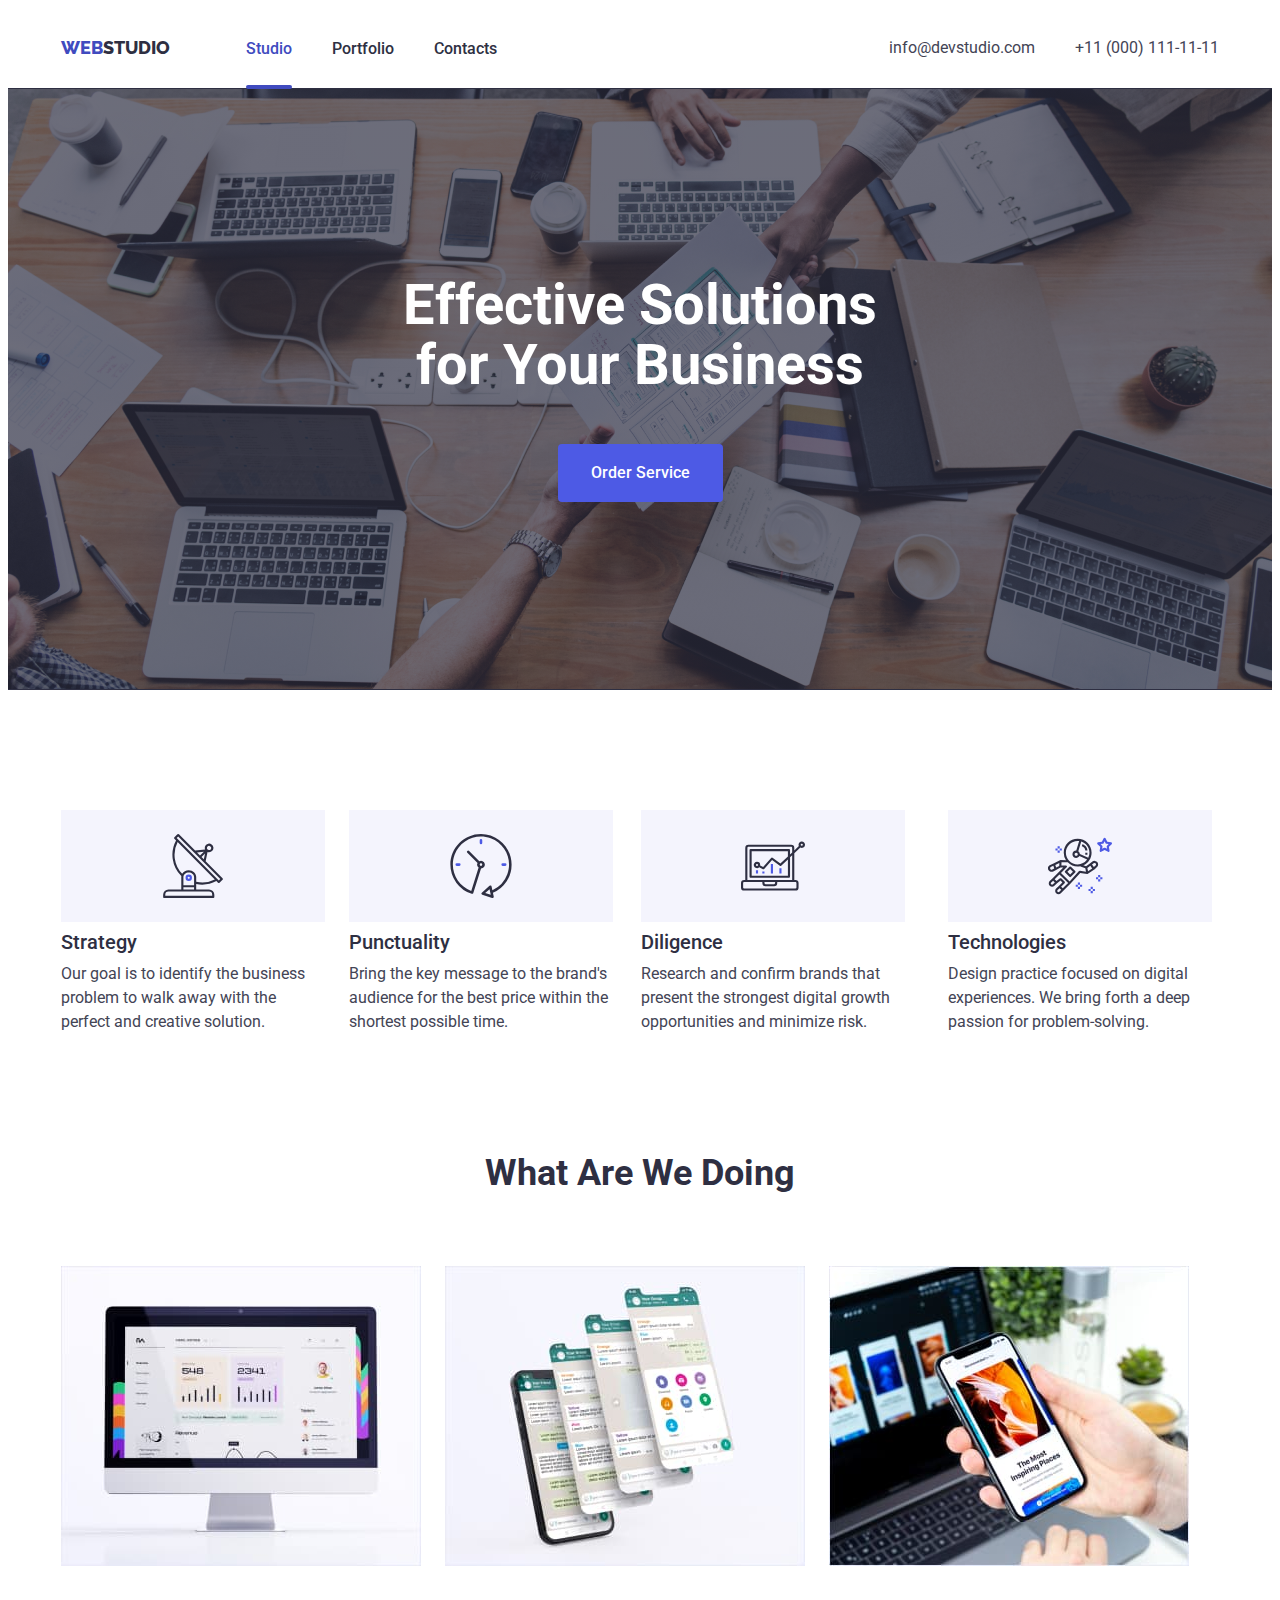
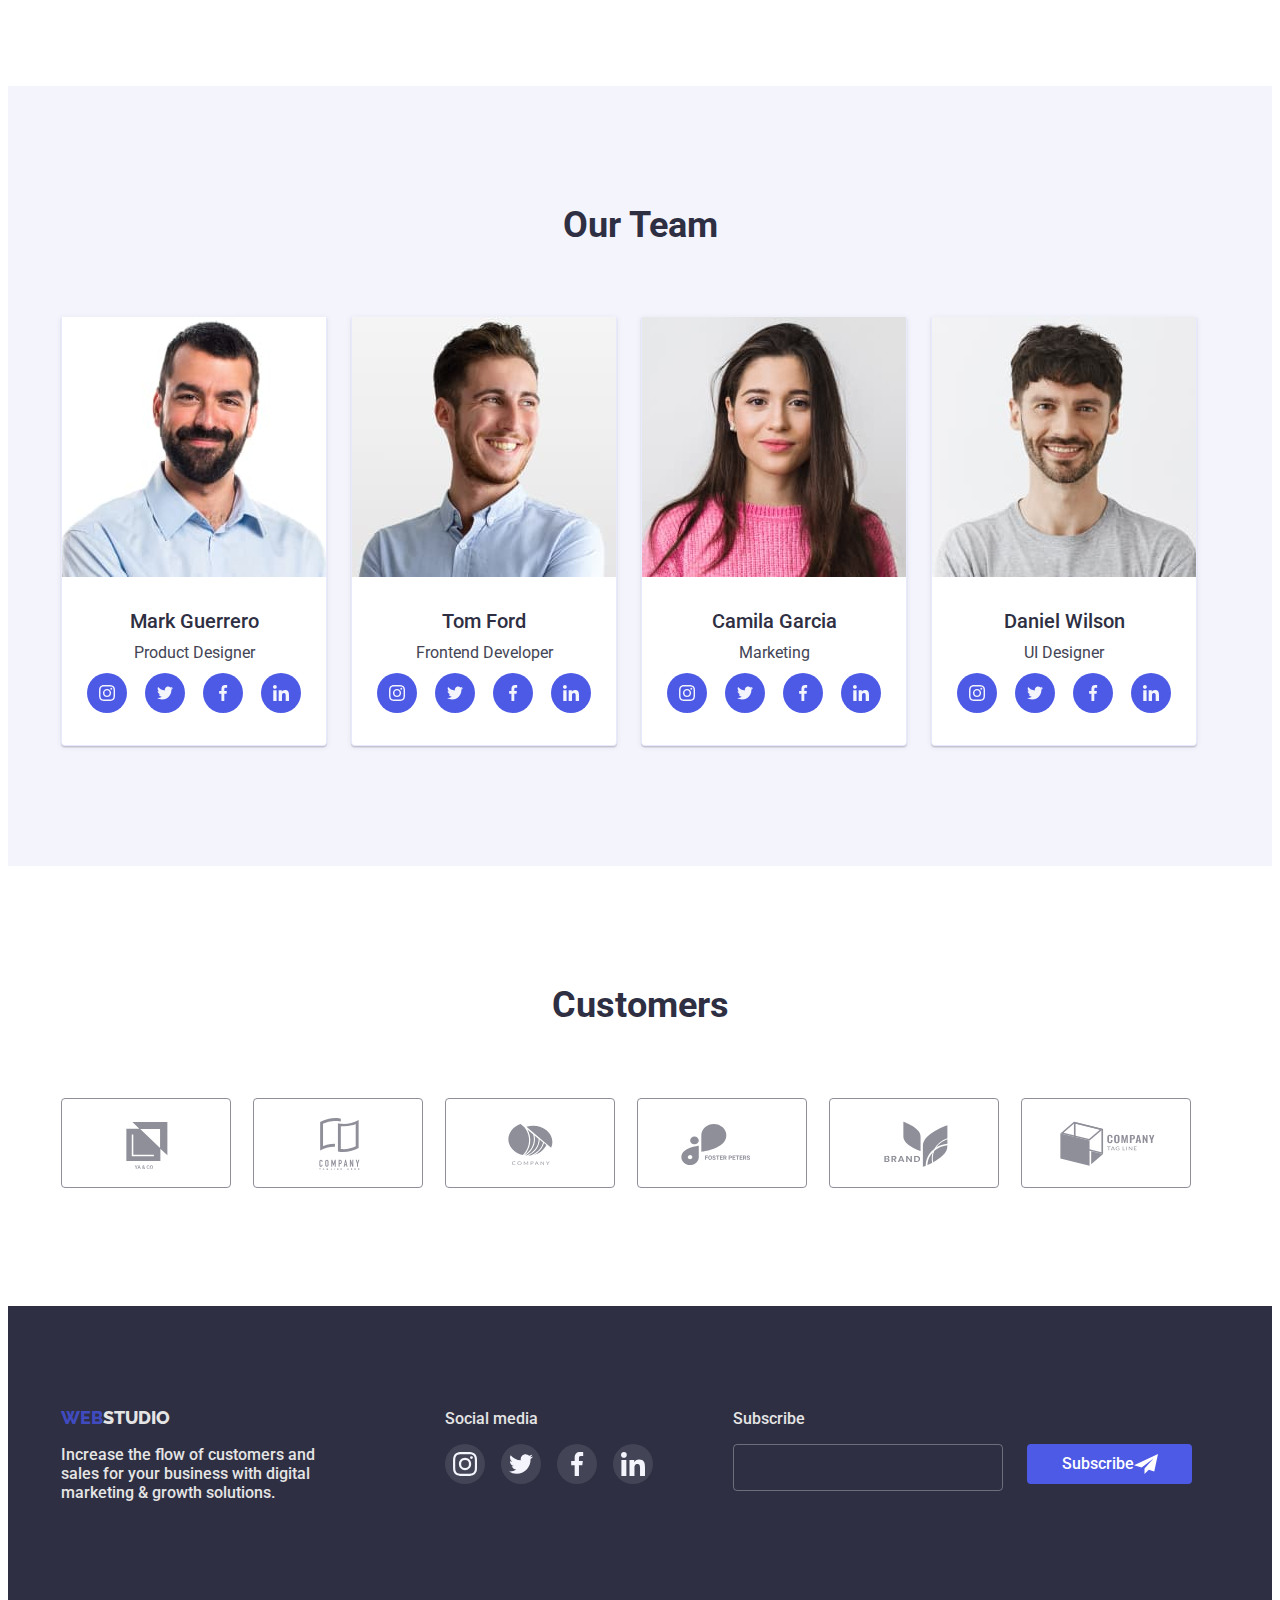
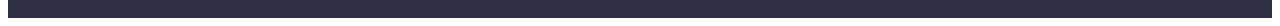
<file: index.html>
<!DOCTYPE html>
<html lang="en">
  <head>
    <meta charset="UTF-8" />
    <meta http-equiv="X-UA-Compatible" content="IE=edge" />
    <meta name="viewport" content="width=device-width, initial-scale=1.0" />
    <title>Document</title>
    <link
      href="https://fonts.googleapis.com/css2?family=Raleway:wght@800&family=Roboto:wght@400;500;700;900&display=swap"
      rel="stylesheet"
    />
    <link
      rel="stylesheet"
      href="https://cdnjs.cloudflare.com/ajax/libs/modern-normalize/1.1.0/modern-normalize.min.css"
      integrity="sha512-wpPYUAdjBVSE4KJnH1VR1HeZfpl1ub8YT/NKx4PuQ5NmX2tKuGu6U/JRp5y+Y8XG2tV+wKQpNHVUX03MfMFn9Q=="
      crossorigin="anonymous"
      referrerpolicy="no-referrer"
    />
    <link rel="stylesheet" href="./css/styles.css" />
  </head>
  <body class="body">
    <header>
      <div class="container header">
        <nav class="nav-header">
          <a href="./index.html" class="title">
            <span class="titleblue">WEB</span>STUDIO</a
          >

          <ul class="site-nav">
            <li class="item-nav">
              <a class="navigation current" href="./index.html"> Studio </a>
            </li>
            <li class="item-nav">
              <a class="navigation" href="./portfolio.html"> Portfolio </a>
            </li>
            <li class="item-nav">
              <a href="" class="navigation"> Contacts </a>
            </li>
          </ul>
        </nav>
        <address class="address">
          <ul class="site-address">
            <li class="item-adress">
              <a class="address-nav" href="mailto:info@devstudio.com">
                info@devstudio.com
              </a>
            </li>
            <li class="item-address">
              <a class="address-nav" href="tel:+110001111111">
                +11 (000) 111-11-11
              </a>
            </li>
          </ul>
        </address>
      </div>
    </header>

    <main>
      <section class="hero-section">
        <div class="container">
          <h1 class="hero-text">Effective Solutions for Your Business</h1>
          <button type="button" class="hero-button" data-modal-open>
            Order Service
          </button>
        </div>
      </section>

      <section class="section-two">
        <div class="container">
          <h2 class="list-name"></h2>
          <ul class="list-two">
            <li class="list-text">
              <div class="picture-two">
                <svg class="picture">
                  <use href="./images/icons.svg#icon-antenna"></use>
                </svg>
              </div>

              <h3 class="list-item">Strategy</h3>
              <p class="list-skills">
                Our goal is to identify the business problem to walk away with
                the perfect and creative solution.
              </p>
            </li>
            <li class="list-text">
              <div class="picture-two">
                <svg class="picture">
                  <use href="./images/icons.svg#icon-clock"></use>
                </svg>
              </div>

              <h3 class="list-item">Punctuality</h3>
              <p class="list-skills">
                Bring the key message to the brand's audience for the best price
                within the shortest possible time.
              </p>
            </li>
            <li class="list-text">
              <div class="picture-two">
                <svg class="picture">
                  <use href="./images/icons.svg#icon-diagram"></use>
                </svg>
              </div>

              <h3 class="list-item">Diligence</h3>
              <p class="list-skills">
                Research and confirm brands that present the strongest digital
                growth opportunities and minimize risk.
              </p>
            </li>
            <li class="list-text">
              <div class="picture-two">
                <svg class="picture">
                  <use href="./images/icons.svg#icon-astronaut"></use>
                </svg>
              </div>

              <h3 class="list-item">Technologies</h3>
              <p class="list-skills">
                Design practice focused on digital experiences. We bring forth a
                deep passion for problem-solving.
              </p>
            </li>
          </ul>
        </div>
      </section>

      <section class="section-three">
        <div class="container">
          <h2 class="title-three">What Are We Doing</h2>
          <ul class="list-three">
            <li class="list-img">
              <img src="./images/PC.jpg" alt="pc" width="360" />
            </li>
            <li class="list-img">
              <img src="./images/program.jpg" alt="program" width="360" />
            </li>
            <li class="list-img">
              <img src="./images/phone.jpg" alt="phone" width="360" />
            </li>
          </ul>
        </div>
      </section>

      <section class="section-four">
        <div class="container">
          <h2 class="title-four">Our Team</h2>
          <ul class="list-four">
            <li class="list-text-img">
              <img src="./images/Mark.jpg" alt="Mark" width="264" />
              <div class="text-card">
                <h3 class="list-item">Mark Guerrero</h3>
                <p class="list-skills text-four">Product Designer</p>
                <ul class="social-list">
                  <li class="social-item">
                    <a class="social-link">
                      <svg class="social-icon">
                        <use href="./images/icons.svg#icon-instagram"></use>
                      </svg>
                    </a>
                  </li>
                  <li class="social-item">
                    <a class="social-link">
                      <svg class="social-icon">
                        <use href="./images/icons.svg#icon-twitter"></use>
                      </svg>
                    </a>
                  </li>
                  <li class="social-item">
                    <a class="social-link">
                      <svg class="social-icon">
                        <use href="./images/icons.svg#icon-facebook"></use>
                      </svg>
                    </a>
                  </li>
                  <li class="social-item">
                    <a class="social-link">
                      <svg class="social-icon">
                        <use href="./images/icons.svg#icon-linkedin"></use>
                      </svg>
                    </a>
                  </li>
                </ul>
              </div>
            </li>
            <li class="list-text-img">
              <img src="./images/Tom.jpg" alt="Tom" width="264" />
              <div class="text-card">
                <h3 class="list-item">Tom Ford</h3>
                <p class="list-skills text-four">Frontend Developer</p>
                <ul class="social-list">
                  <li class="social-item">
                    <a class="social-link">
                      <svg class="social-icon">
                        <use href="./images/icons.svg#icon-instagram"></use>
                      </svg>
                    </a>
                  </li>
                  <li class="social-item">
                    <a class="social-link">
                      <svg class="social-icon">
                        <use href="./images/icons.svg#icon-twitter"></use>
                      </svg>
                    </a>
                  </li>
                  <li class="social-item">
                    <a class="social-link">
                      <svg class="social-icon">
                        <use href="./images/icons.svg#icon-facebook"></use>
                      </svg>
                    </a>
                  </li>
                  <li class="social-item">
                    <a class="social-link">
                      <svg class="social-icon">
                        <use href="./images/icons.svg#icon-linkedin"></use>
                      </svg>
                    </a>
                  </li>
                </ul>
              </div>
            </li>
            <li class="list-text-img">
              <img src="./images/Camila.jpg" alt="Camila" width="264" />
              <div class="text-card">
                <h3 class="list-item">Camila Garcia</h3>
                <p class="list-skills text-four">Marketing</p>
                <ul class="social-list">
                  <li class="social-item">
                    <a class="social-link">
                      <svg class="social-icon">
                        <use href="./images/icons.svg#icon-instagram"></use>
                      </svg>
                    </a>
                  </li>
                  <li class="social-item">
                    <a class="social-link">
                      <svg class="social-icon">
                        <use href="./images/icons.svg#icon-twitter"></use>
                      </svg>
                    </a>
                  </li>
                  <li class="social-item">
                    <a class="social-link">
                      <svg class="social-icon">
                        <use href="./images/icons.svg#icon-facebook"></use>
                      </svg>
                    </a>
                  </li>
                  <li class="social-item">
                    <a class="social-link">
                      <svg class="social-icon">
                        <use href="./images/icons.svg#icon-linkedin"></use>
                      </svg>
                    </a>
                  </li>
                </ul>
              </div>
            </li>
            <li class="list-text-img">
              <img src="./images/Daniel.jpg" alt="Daniel" width="264" />
              <div class="text-card">
                <h3 class="list-item">Daniel Wilson</h3>
                <p class="list-skills text-four">UI Designer</p>
                <ul class="social-list">
                  <li class="social-item">
                    <a class="social-link">
                      <svg class="social-icon">
                        <use href="./images/icons.svg#icon-instagram"></use>
                      </svg>
                    </a>
                  </li>
                  <li class="social-item">
                    <a class="social-link">
                      <svg class="social-icon">
                        <use href="./images/icons.svg#icon-twitter"></use>
                      </svg>
                    </a>
                  </li>
                  <li class="social-item">
                    <a class="social-link">
                      <svg class="social-icon">
                        <use href="./images/icons.svg#icon-facebook"></use>
                      </svg>
                    </a>
                  </li>
                  <li class="social-item">
                    <a class="social-link">
                      <svg class="social-icon">
                        <use href="./images/icons.svg#icon-linkedin"></use>
                      </svg>
                    </a>
                  </li>
                </ul>
              </div>
            </li>
          </ul>
        </div>
      </section>

      <section class="section-five">
        <div class="container">
          <h2 class="title-four">Customers</h2>
          <ul class="customers-list">
            <li class="customers-item">
              <a href="" class="customers-link">
                <svg class="customers-icon">
                  <use href="./images/icons.svg#icon-Logo"></use>
                </svg>
              </a>
            </li>
            <li class="customers-item">
              <a href="" class="customers-link">
                <svg class="customers-icon">
                  <use href="./images/icons.svg#icon-Logo-1"></use>
                </svg>
              </a>
            </li>
            <li class="customers-item">
              <a href="" class="customers-link">
                <svg class="customers-icon">
                  <use href="./images/icons.svg#icon-Logo-2"></use>
                </svg>
              </a>
            </li>
            <li class="customers-item">
              <a href="" class="customers-link">
                <svg class="customers-icon">
                  <use href="./images/icons.svg#icon-Logo-3"></use>
                </svg>
              </a>
            </li>
            <li class="customers-item">
              <a href="" class="customers-link">
                <svg class="customers-icon">
                  <use href="./images/icons.svg#icon-Logo-4"></use>
                </svg>
              </a>
            </li>
            <li class="customers-item">
              <a href="" class="customers-link">
                <svg class="customers-icon">
                  <use href="./images/icons.svg#icon-Logo-5"></use>
                </svg>
              </a>
            </li>
          </ul>
        </div>
      </section>
    </main>

    <footer class="footer">
      <div class="container footer-block">
        <div class="footer-container">
          <div class="footer-text">
            <a href="./index.html" class="title-footer">
              <span class="titleblue">WEB</span>STUDIO</a
            >
            <p class="list-footer">
              Increase the flow of customers and sales for your business with
              digital marketing & growth solutions.
            </p>
          </div>
        </div>

        <div class="footer-social">
          <h4 class="footer-title">Social media</h4>
          <ul class="footer-social-list">
            <li class="footer-social-item">
              <a class="footer-social-link">
                <svg class="footer-social-icon">
                  <use href="./images/icons.svg#icon-instagram"></use>
                </svg>
              </a>
            </li>
            <li class="footer-social-item">
              <a class="footer-social-link">
                <svg class="footer-social-icon">
                  <use href="./images/icons.svg#icon-twitter"></use>
                </svg>
              </a>
            </li>
            <li class="footer-social-item">
              <a class="footer-social-link">
                <svg class="footer-social-icon">
                  <use href="./images/icons.svg#icon-facebook"></use>
                </svg>
              </a>
            </li>
            <li class="footer-social-item">
              <a class="footer-social-link">
                <svg class="footer-social-icon">
                  <use href="./images/icons.svg#icon-linkedin"></use>
                </svg>
              </a>
            </li>
          </ul>
        </div>

        <div class="footer-subskribe">
          <h4 class="footer-title">Subscribe</h4>

          <form name="subskribe" class="form-footer">
            
              <input
                class="input-footer"
                type="email"
                name="user-message"
                id="email"
                required
              />

            <button type="submit" class="button-subscribe">
              Subscribe
              <svg class="subskribe-icon">
                <use href="./images/icons.svg#icon-subcribe"></use>
              </svg>
            </button>
          </form>
        </div>
      </div>
    </footer>

    <div class="backdrop is-hidden" data-modal>
      <div class="modal">
        <button type="button" class="modal-close" data-modal-close>
          <svg class="svg-close">
            <use href="./images/icons.svg#icon-close"></use>
          </svg>
        </button>
        <div class="modal-forma">
          <h4 class="modal-title">
            Leave your contacts and we will call you back
          </h4>
          <form class="form" name="contact-form">
            <div class="name-list">
              <label class="form-label" for="user-name">Name</label>
              <div class="input-box">
                <input
                class="form-input"
                type="text"
                name="user-name"
                id="user-name"
                required
              />
              <svg class="form-img">
                <use href="./images/icons.svg#icon-person"></use>
              </svg>
              </div>
              
              
            </div>

            <div class="name-list">
              <label class="form-label" for="user-phone">Phone</label>
              <div class="input-box">
                 <input
                class="form-input"
                type="text"
                name="user-phone"
                id="user-name"
                required
              />
              <svg class="form-img">
                <use href="./images/icons.svg#icon-phone-black"></use>
              </svg>
              </div>
             
              
            </div>

            <div class="name-list">
              <label class="form-label" for="user-message">Email</label>
              <div class="input-box">
                <input
                class="form-input"
                type="text"
                name="user-message"
                id="user-name"
                required
              />
              <svg class="form-img">
                <use href="./images/icons.svg#icon-email-black"></use>
              </svg>
              </div>
            </div>

            <div class="name-list">
              <label class="label-form-coments " for="user-comments">Coments</label>
              <textarea
                class="form-comments"
                name="user-comments"
                id="user-comments"
                placeholder="Text-input"
              ></textarea>
            </div>
            <div class="name-policy">
              <label class="accept" for="form-comments"> I accept the terms and conditions of the 
                <a class="privacy-policy"> Privacy Policy</a></label>
              <input type="checkbox" name="Privacy Policy" class="visually-hidden input-checkbox" >
              <button type="submit" class="button-send">Send</button>
            </div>
            


          </form>
        </div>
      </div>
      
    </div>

    <script src="./modal.js"></script>
  </body>
</html>
</file>
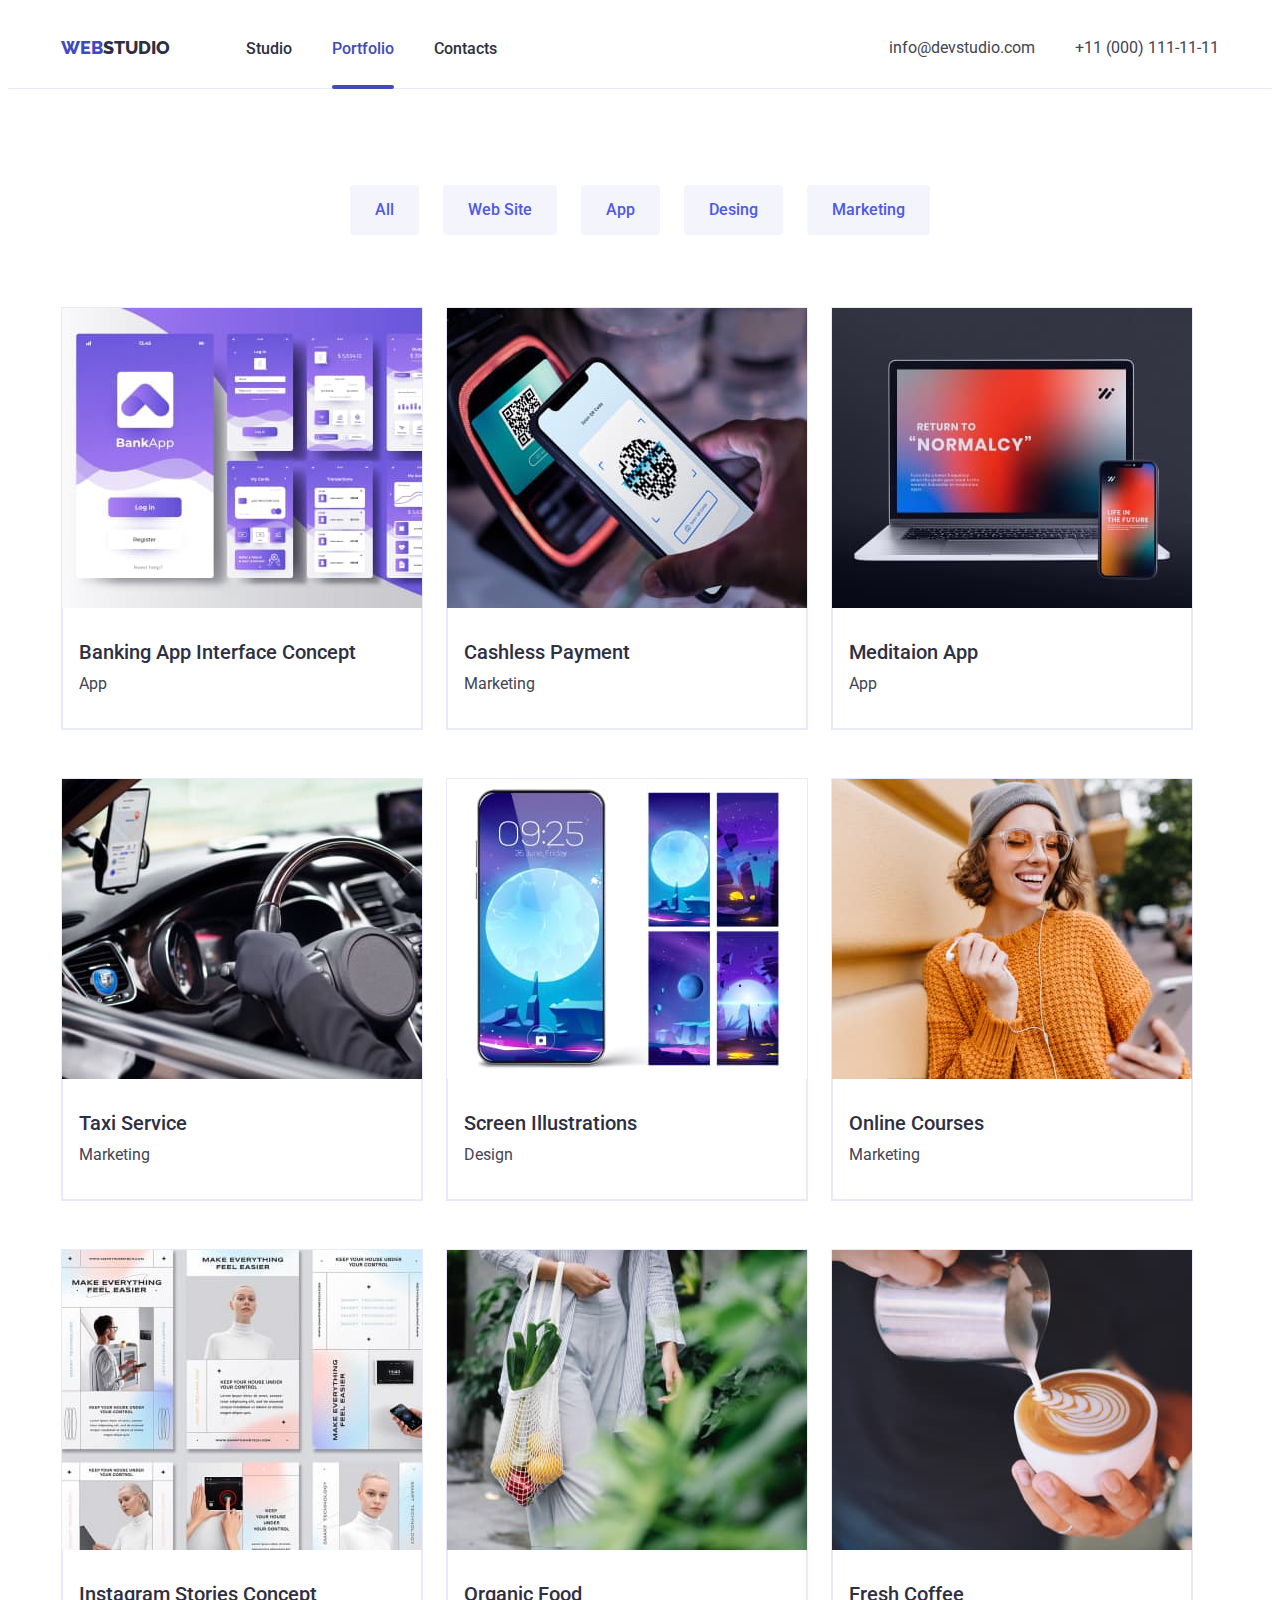
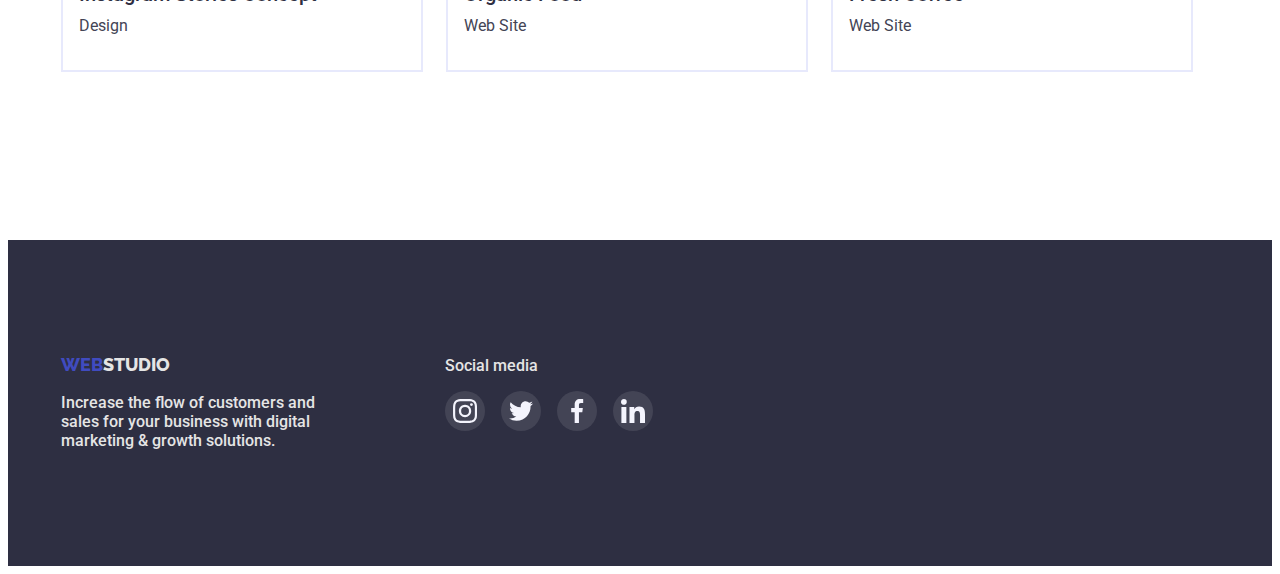
<file: portfolio.html>
<!DOCTYPE html>
<html lang="en">
  <head>
    <meta charset="UTF-8" />
    <meta http-equiv="X-UA-Compatible" content="IE=edge" />
    <meta name="viewport" content="width=device-width, initial-scale=1.0" />
    <title>Document</title>
    <link
      href="https://fonts.googleapis.com/css2?family=Raleway:wght@800&family=Roboto:wght@400;500;700;900&display=swap"
      rel="stylesheet"
    />
    <link
      rel="stylesheet"
      href="https://cdnjs.cloudflare.com/ajax/libs/modern-normalize/1.1.0/modern-normalize.min.css"
      integrity="sha512-wpPYUAdjBVSE4KJnH1VR1HeZfpl1ub8YT/NKx4PuQ5NmX2tKuGu6U/JRp5y+Y8XG2tV+wKQpNHVUX03MfMFn9Q=="
      crossorigin="anonymous"
      referrerpolicy="no-referrer"
    />
    <link rel="stylesheet" href="./css/styles.css" />
  </head>

  <body>
    <body class="body">
    <header class="header-portfolio">
      <div class="container header ">
        <nav class="nav-header" >
          <a href="./index.html" class="title">
            <span class="titleblue">WEB</span>STUDIO</a>

          <ul class="site-nav">
            <li class="item-nav">
              <a class="navigation" href="./index.html"> Studio </a>
            </li>
            <li class="item-nav">
              <a class="navigation current" href="./portfolio.html"> Portfolio </a>
            </li>
            <li class="item-nav">
              <a href="" class="navigation"> Contacts </a>
            </li>
          </ul>
        </nav>
        <address class="address">
          <ul class="site-address">
            <li class="item-adress">
              <a class="address-nav" href="mailto:info@devstudio.com">
                info@devstudio.com
              </a>
            </li>
            <li class="item-address">
              <a class="address-nav" href="tel:+110001111111">
                +11 (000) 111-11-11
              </a>
            </li>
          </ul>
        </address>
      </div>
    </header>

    <main>
      <div class="container">
        <section class="section-portfolio">
        <ul class="list-button">
          <li class="btn">
            <button type="button" class="button-portfolio">All</button></li>
          <li class="btn">
            <button type="button" class="button-portfolio">Web Site</button>
          </li>
          <li class="btn">
            <button type="button" class="button-portfolio">App</button></li>
          <li class="btn">
            <button type="button" class="button-portfolio">Desing</button>
          </li>
          <li class="btn">
            <button type="button" class="button-portfolio">Marketing</button>
          </li>
        </ul>
        <ul class="portfolio-list-img">
          <li class="portfolio-img">
            <a href="" class="link-card thum-link">
              <div class="card-info">
                <img src="./images/img1.jpg" alt="img1" width="360" />
              <div class="text-info">
                <p class="text-box">
                  14 Stylish and User-Friendly App Design Concepts ·
                   Task Manager App · Calorie Tracker App ·
                    Exotic Fruit Ecommerce App · 
                    Cloud Storage App
                </p>
              </div>
              </div>
            <div class="postcard-prtf">
              <h3 class="list-item-portfolio">Banking App Interface Concept</h3>
            <p class="list-skills-portfolio">App</p>         
            </div>
            </a>
            
          </li>
          <li class="portfolio-img">
            <a href="" class="link-card thum-link">
              <div class="card-info">
                <img src="./images/img2.jpg" alt="img2" width="360" />
              <div class="text-info">
                <p class="text-box">
                  14 Stylish and User-Friendly App Design Concepts ·
                   Task Manager App · Calorie Tracker App ·
                    Exotic Fruit Ecommerce App · 
                    Cloud Storage App
                </p>
              </div>
              </div>
            <div class="postcard-prtf">
              <h3 class="list-item-portfolio">Cashless Payment</h3>
            <p class="list-skills-portfolio">Marketing</p>
            </div>
            </a>
            
            
          </li>
          <li class="portfolio-img">
            <a href="" class="link-card thum-link">
              <div class="card-info">
                <img src="./images/img3.jpg" alt="img3" width="360" />
              <div class="text-info">
                <p class="text-box">
                  14 Stylish and User-Friendly App Design Concepts ·
                   Task Manager App · Calorie Tracker App ·
                    Exotic Fruit Ecommerce App · 
                    Cloud Storage App
                </p>
              </div>
              </div>
            <div class="postcard-prtf">
              <h3 class="list-item-portfolio">Meditaion App</h3>
            <p class="list-skills-portfolio">App</p>
            </div>
            </a>
            
            
          </li>
          <li class="portfolio-img">
            <a href="" class="link-card thum-link">
              <div class="card-info">
                <img src="./images/img4.jpg" alt="img4" width="360" />
              <div class="text-info">
                <p class="text-box">
                  14 Stylish and User-Friendly App Design Concepts ·
                   Task Manager App · Calorie Tracker App ·
                    Exotic Fruit Ecommerce App · 
                    Cloud Storage App
                </p>
              </div>
              </div>
            <div class="postcard-prtf">
              <h3 class="list-item-portfolio">Taxi Service</h3>
            <p class="list-skills-portfolio">Marketing</p>
            </div>
            
            </a>
            
          </li>
          <li class="portfolio-img">
            <a href="" class="link-card thum-link">
              <div class="card-info">
                <img src="./images/img5.jpg" alt="img5" width="360" />
              <div class="text-info">
                <p class="text-box">
                  14 Stylish and User-Friendly App Design Concepts ·
                   Task Manager App · Calorie Tracker App ·
                    Exotic Fruit Ecommerce App · 
                    Cloud Storage App
                </p>
              </div>
              </div>
            <div class="postcard-prtf">
              <h3 class="list-item-portfolio">Screen Illustrations</h3>
            <p class="list-skills-portfolio">Design</p>
            </div>
            </a>
            
            
          </li>
          <li class="portfolio-img">
            <a href="" class="link-card thum-link">
              <div class="card-info">
                <img src="./images/img6.jpg" alt="img6" width="360" />
              <div class="text-info">
                <p class="text-box">
                  14 Stylish and User-Friendly App Design Concepts ·
                   Task Manager App · Calorie Tracker App ·
                    Exotic Fruit Ecommerce App · 
                    Cloud Storage App
                </p>
              </div>
              </div>
            <div class="postcard-prtf">
              <h3 class="list-item-portfolio">Online Courses</h3>
            <p class="list-skills-portfolio">Marketing</p>
            </div>
            </a>
            
            
          </li>
          <li class="portfolio-img">
            <a href="" class="link-card thum-link">
              <div class="card-info">
                <img src="./images/img7.jpg" alt="img7" width="360" />
              <div class="text-info">
                <p class="text-box">
                  14 Stylish and User-Friendly App Design Concepts ·
                   Task Manager App · Calorie Tracker App ·
                    Exotic Fruit Ecommerce App · 
                    Cloud Storage App
                </p>
              </div>
              </div>
            <div class="postcard-prtf">
              <h3 class="list-item-portfolio">Instagram Stories Concept</h3>
            <p class="list-skills-portfolio">Design</p>
            </div>
            </a>
            
            
          </li>
          <li class="portfolio-img">
            <a href="" class="link-card thum-link">
              <div class="card-info">
                <img src="./images/img8.jpg" alt="img8" width="360" />
              <div class="text-info">
                <p class="text-box">
                  14 Stylish and User-Friendly App Design Concepts ·
                   Task Manager App · Calorie Tracker App ·
                    Exotic Fruit Ecommerce App · 
                    Cloud Storage App
                </p>
              </div>
              </div>
            <div class="postcard-prtf">
              <h3 class="list-item-portfolio">Organic Food</h3>
            <p class="list-skills-portfolio">Web Site</p>
            </div>
            </a>
            
            
          </li>
          <li class="portfolio-img">
            <a href="" class="link-card thum-link">
              <div class="card-info">
                <img src="./images/img9.jpg" alt="img9" width="360" />
              <div class="text-info">
                <p class="text-box">
                  14 Stylish and User-Friendly App Design Concepts ·
                   Task Manager App · Calorie Tracker App ·
                    Exotic Fruit Ecommerce App · 
                    Cloud Storage App
                </p>
              </div>
              </div>
            <div class="postcard-prtf">
              <h3 class="list-item-portfolio">Fresh Coffee</h3>
            <p class="list-skills-portfolio">Web Site</p>
            </div>
            </a>
            
            
          </li>
        </ul>
      </section>

          </div>
      
    </main>
    <footer class="footer">
      <div class="container footer-block">
        <div class="footer-container">
          <div class="footer-text">
            <a href="./index.html" class="title-footer">
              <span class="titleblue">WEB</span>STUDIO</a>
            <p class="list-footer">
              Increase the flow of customers and sales for your business with
              digital marketing & growth solutions.
            </p>

          </div>
          
        </div>
        
        <div class="footer-social">
            <h4 class="list-footer">Social media</h4>
             <ul class="footer-social-list">
                  <li class="footer-social-item">
                    <a class="footer-social-link">
                      <svg class="footer-social-icon">
                        <use href="./images/icons.svg#icon-instagram"></use>
                      </svg>
                    </a>
                  </li>
                  <li class="footer-social-item">
                    <a class="footer-social-link">
                      <svg class="footer-social-icon">
                        <use href="./images/icons.svg#icon-twitter"></use>
                      </svg>
                    </a>
                  </li>
                  <li class="footer-social-item">
                    <a class="footer-social-link">
                      <svg class="footer-social-icon">
                        <use href="./images/icons.svg#icon-facebook"></use>
                      </svg>
                    </a>
                  </li>
                  <li class="footer-social-item">
                    <a class="footer-social-link">
                      <svg class="footer-social-icon">
                        <use href="./images/icons.svg#icon-linkedin"></use>
                      </svg>
                    </a>
                  </li>
                </ul>
               </div>
               
         
      </div>
    </footer>
  </body>
</html>
</file>
<file: css/styles.css>
:root {
  --background-color: #e5e5e5;
  --title-text-color: #2e2f42;
  --text-color: #434455;
  --accent-color: #404bbf;
  --background-color-button: #f4f4fd;
  --white-color: #ffffff;
  --social-color: #4d5ae5;
  --hover-social: #404bbf;
  --hover-footer: #31d0aa;
  --color-customers: #8e8f99;
  --modal-bcg: #fcfcfc;
}

body {
  font-family: "Roboto", sans-serif;
  color: var(--title-text-color);
}

ul {
  padding: 0;
  margin: 0;
  list-style-type: none;
}

a {
  cursor: pointer;
}

h1,
h2,
h3,
h4,
p,
a {
  margin: 0px;
}

img {
  display: block;
  width: 100%;
}

.visually-hidden {
  position: absolute;
  width: 1px;
  height: 1px;
  margin: -1px;
  padding: 0;
  overflow: hidden;
  border: 0;
  clip: rect(0 0 0 0);
}

/*container*/
.container {
  padding: 0px 15px;
  margin-left: auto;
  margin-right: auto;
  max-width: 1158px;
}

/*Header*/

.title {
  font-family: "Raleway", sans-serif;
  font-weight: 800;
  font-size: 18px;
  line-height: 1.8;
  color: var(--title-text-color);
  text-decoration: none;
  padding-top: 24px;
  padding-bottom: 24px;
  margin-right: 76px;
}

.titleblue {
  color: var(--accent-color);
}

.header {
  display: flex;
  align-items: center;
  font-weight: 500;
}

.nav-header {
  display: flex;
}

.site-nav {
  display: flex;
  align-items: center;
}
.item-nav {
  margin-right: 40px;
}

.item-nav:last-child {
  margin-right: 0;
}

.navigation {
  position: relative;
  display: block;
  color: var(--title-text-color);
  text-decoration: none;
  padding: 24px 0;

  justify-content: center;
  transition: color 250ms cubic-bezier(0.4, 0, 0.2, 1);
}

.navigation.current::after {
  content: "";
  position: absolute;
  bottom: -7px;
  display: block;
  width: 100%;
  height: 4px;
  background-color: currentColor;
  border-radius: 2px;
}

.navigation.current {
  position: relative;
  display: block;
  color: var(--hover-social);
  text-decoration: none;
  padding: 24px 0;

  justify-content: center;
}

.navigation:hover,
.navigation:focus {
  color: var(--accent-color);
  animation-duration: 250ms;
}

.item-adress {
  margin-right: 40px;
}

.site-address .item + .item {
  margin-right: 40px;
}
.address-nav {
  display: block;

  padding-top: 24px;
  padding-bottom: 24px;
  color: var(--text-color);
  font-size: 16px;
  line-height: 1.5;
  text-decoration: none;
  font-weight: 400;

  transition: color 250ms cubic-bezier(0.4, 0, 0.2, 1);
}

.address-nav:hover,
.address-nav:focus {
  color: var(--accent-color);
}

.site-address {
  display: flex;
}

.address {
  font-style: normal;
  margin-left: auto;
}
/*body*/

.hero-section {
  margin: 0 auto;
  max-width: 1440px;
  padding-top: 188px;
  padding-bottom: 188px;
  background-color: var(--title-text-color);
  align-items: center;
  background-image: linear-gradient(
      to right,
      rgba(46, 47, 66, 0.7),
      rgba(46, 47, 66, 0.7)
    ),
    url(../images/people-office.jpg);
  background-repeat: no-repeat;
  background-position: center;
}

.hero-text {
  color: var(--white-color);
  font-weight: 700;
  font-size: 56px;
  line-height: 1.07;
  max-width: 494px;
  left: 473px;
  top: 260px;
  margin: 0 auto;
  margin-bottom: 48px;
  text-align: center;
}

.hero-button {
  padding: 16px 32px;
  border-radius: 4px;
  text-align: center;
  border: 1px solid transparent;

  margin: 0 auto;
  display: block;

  font-family: inherit;
  font-weight: 500;
  font-size: 16px;
  line-height: 1.5;
  background-color: var(--social-color);
  color: var(--white-color);
  cursor: pointer;

  transition: box-shadow 250ms cubic-bezier(0.4, 0, 0.2, 1),
    background-color 250ms cubic-bezier(0.4, 0, 0.2, 1);
}

.hero-button:hover,
.hero-button:focus {
  background-color: var(--accent-color);
}

/*sectio two*/

.section-two {
  padding-top: 120px;
}
.picture-two {
  width: 264px;
  height: 112px;
  display: flex;
  margin-bottom: 8px;
  gap: 24px;
  align-items: center;
  justify-content: center;
  background-color: var(--background-color-button);
  margin-bottom: 8px;
}

.picture {
  display: block;
  width: 64px;
  height: 64px;
}

.list-two {
  display: flex;
}

.list-text:not(:last-child) {
  margin-right: 24px;
}

.list-name {
  margin-top: 0;
  margin-bottom: 0;
}

.list-item {
  font-weight: 500;
  font-size: 20px;
  line-height: 1.2;

  margin-bottom: 8px;
}

.list-skills {
  font-weight: 400;
  font-size: 16px;
  line-height: 1.5;
  color: var(--text-color);
  margin-top: 0;
}

/*section-three*/

.section-three {
  padding-top: 120px;
  padding-bottom: 120px;
}

.list-three {
  display: flex;
}

.list-img:not(:last-child) {
  margin-right: 24px;
}

.title-three {
  margin-bottom: 72px;
  text-align: center;

  font-weight: 700;
  font-size: 36px;
  line-height: 1.1;
}

/*section-four*/

.section-four {
  padding-top: 120px;
  padding-bottom: 120px;
}

.list-four {
  display: flex;
}

.list-text-img {
  background-color: var(--white-color);
  border-left: 1px solid #e7e9fc;
  border-bottom: 1px solid #e7e9fc;
  border-right: 1px solid #e7e9fc;
  box-shadow: 0px 1px 6px rgba(46, 47, 66, 0.08),
    0px 1px 1px rgba(46, 47, 66, 0.16), 0px 2px 1px rgba(46, 47, 66, 0.08);
  border-radius: 0px 0px 4px 4px;
}
.text-four {
  margin-bottom: 8px;
}

.list-text-img:not(:last-child) {
  margin-right: 24px;
}

.section-four {
  background-color: #f4f4fd;
}

.text-card {
  text-align: center;
  padding: 32px 16px;
}

.title-four {
  margin-bottom: 72px;
  text-align: center;

  font-weight: 700;
  font-size: 36px;
  line-height: 1.1;
}

.social-card {
  margin: 8px 16px 32px 16px;
}
.social-list {
  display: flex;
  justify-content: space-around;
}

.social-item {
  width: 40px;
  height: 40px;
}

.social-link {
  display: flex;
  width: 100%;
  height: 100%;
  justify-content: center;
  align-items: center;
  background-color: var(--social-color);
  border-radius: 50%;

  transition: background-color 250ms cubic-bezier(0.4, 0, 0.2, 1);
}

.social-icon {
  width: 16px;
  height: 16px;
  fill: var(--background-color-button);
}

.social-link:hover,
.social-link:focus {
  background-color: var(--hover-social);
}

/*five-section*/
.section-five {
  padding-top: 120px;
}

.customers-item {
  width: 168px;
  height: 88px;
}

.customers-list {
  display: flex;
  gap: 24px;
  padding-bottom: 120px;
}

.customers-link {
  width: 100%;
  height: 100%;
  display: flex;
  border: solid 1px var(--color-customers);
  border-radius: 4px;
  justify-content: center;
  align-items: center;
  fill: var(--color-customers);

  transition: border 250ms cubic-bezier(0.4, 0, 0.2, 1),
    fill 250ms cubic-bezier(0.4, 0, 0.2, 1);
}

.customers-icon {
  width: 104px;
  height: 56px;
}

.customers-link:hover,
.customers-link:focus {
  fill: var(--accent-color);
  border-color: var(--accent-color);
}

/*footer*/

.footer {
  background: var(--title-text-color);
  padding: 100px 0px;
}

.footer-block {
  display: flex;
  align-items: baseline;
}

.title-footer {
  font-family: "Raleway", sans-serif;
  font-weight: 800;
  font-size: 18px;
  line-height: 1.3;
  color: var(--background-color);
  text-decoration: none;
}

.list-footer {
  margin-top: 16px;
  margin-bottom: 0;
  width: 264px;
  padding-bottom: 16px;

  font-weight: 500;
  font-size: 16px;
  line-height: 1, 5;
  color: var(--background-color);
}

.footer-social {
  margin-left: 120px;
}

.footer-title {
  font-weight: 500;
  font-size: 16px;
  line-height: 1, 5;
  color: var(--background-color);

  margin-bottom: 16px;
}

.footer-social-list {
  display: flex;
  gap: 16px;
}

.footer-social-item {
  width: 40px;
  height: 40px;
  display: inline-block;
}

.footer-social-link {
  display: flex;
  width: 100%;
  height: 100%;
  justify-content: center;
  align-items: center;
  background-color: rgba(255, 255, 255, 0.1);
  border-radius: 50%;
  gap: 16px;

  transition: background-color 250ms cubic-bezier(0.4, 0, 0.2, 1);
}

.footer-social-link:hover,
.footer-social-link:focus {
  background-color: var(--hover-footer);
}

.footer-social-icon {
  width: 24px;
  height: 24px;

  fill: var(--background-color-button);
}

.footer-subskribe {
  margin-left: 80px;
}

.subskribe {
  display: flex;
}

.input-footer {
  border: 1px solid rgba(255, 255, 255, 0.3);
  border-radius: 4px;
  font-weight: 400;
  font-size: 12px;
  line-height: 1.1;
  padding-bottom: 4px;
  letter-spacing: 0.04em;
  background-color: transparent;

  margin-right: 24px;

  width: 264px;
  height: 40px;


  outline: none;
  transition-property: color, border;
  transition-duration: 250ms;
  transition-timing-function: cubic-bezier(0.4, 0, 0.2, 1);
}

.form-footer {
  display: flex;
}

.subskribe-icon {
  width: 24px;
  height: 24px;
  fill: var(--white-color);

  justify-content: center;
  align-items: center;
}

.button-subscribe {

  width: 165px;
  height: 40px;
  justify-content: center;
  align-items: center;
  padding: 8px 24px;
  border-radius: 4px;
  text-align: center;
  border: 1px solid transparent;
  

  margin: 0 auto;
  display: flex;

  font-family: inherit;
  font-weight: 500;
  font-size: 16px;
  line-height: 1.5;
  background-color: var(--social-color);
  color: var(--white-color);
  cursor: pointer;

  transition: box-shadow 250ms cubic-bezier(0.4, 0, 0.2, 1),
    background-color 250ms cubic-bezier(0.4, 0, 0.2, 1);
}

.button-subscribe:hover,
.button-subscribe:focus {
  background-color: var(--accent-color);
}

/*portfolio*/

.header-portfolio {
  border-bottom: 1px solid #e7e9fc;
}

.section-portfolio {
  padding-top: 96px;
  padding-bottom: 120px;
  width: 1158px;
}

.list-button {
  display: flex;
  justify-content: center;
  margin-bottom: 72px;
}

.btn:not(:last-child) {
  margin-right: 24px;
}

.button-portfolio {
  background: var(--background-color-button);
  color: var(--social-color);
  font-weight: 500;
  font-family: inherit;
  font-size: 16px;
  line-height: 1.5;
  cursor: pointer;
  padding: 12px 24px;

  border: 1px solid transparent;
  border-radius: 4px;

  transition: color 250ms cubic-bezier(0.4, 0, 0.2, 1),
    background-color 250ms cubic-bezier(0.4, 0, 0.2, 1);
}

.button-portfolio:hover,
.button-portfolio:focus {
  background-color: var(--accent-color);
  color: var(--white-color);
  box-shadow: 0px 3px 1px rgba(0, 0, 0, 0.1), 0px 2px 1px rgba(0, 0, 0, 0.08),
    0px 2px 2px rgba(0, 0, 0, 0.12);
}

.portfolio-list-img {
  display: flex;
  flex-wrap: wrap;
}

.portfolio-img:not(:last-child) {
  margin-right: 23px;
}

.portfolio-img {
  border: 1px solid #e7e9fc;
  margin-bottom: 48px;
}

.link-card {
  text-decoration: none;
  display: block;
}

.card-info {
  position: relative;
  overflow: hidden;
}

.text-info {
  position: absolute;
  top: 0;
  left: 0;
  width: 100%;
  height: 100%;
  background-color: var(--social-color);
  color: var(--background-color-button);
  transform: translateY(100%);
  transition-duration: 250ms;
  transition-property: transform;
  transition-timing-function: cubic-bezier(0.4, 0, 0.2, 1);
}

.thum-link:hover .text-info {
  transform: translateY(0);
}

.text-box {
  font-weight: 400;
  font-size: 16px;
  line-height: 1.5;
  padding: 40px 32px 164px 32px;
}

.link-card:hover,
.link-card:focus {
  box-shadow: 0px 1px 6px rgba(46, 47, 66, 0.08),
    0px 1px 1px rgba(46, 47, 66, 0.16), 0px 2px 1px rgba(46, 47, 66, 0.08);
}

.postcard-prtf {
  padding-top: 32px;
  border-left: 1px solid #e7e9fc;
  border-bottom: 1px solid #e7e9fc;
  border-right: 1px solid #e7e9fc;
  padding-left: 16px;
  padding-bottom: 32px;
}

.list-item-portfolio {
  font-weight: 500;
  font-size: 20px;
  line-height: 1.2;
  color: var(--title-text-color);

  margin-bottom: 8px;
}
.list-skills-portfolio {
  font-weight: 400;
  font-size: 16px;
  line-height: 1.5;
  color: var(--text-color);
}

/*Modal*/

.backdrop {
  position: fixed;
  top: 0;
  right: 0;
  width: 100%;
  height: 100%;
  background-color: rgba(46, 47, 66, 0.4);
  display: flex;
  justify-content: center;
  align-items: center;
  transition: opacity 250ms cubic-bezier(0.4, 0, 0.2, 1);
}

.backdrop.is-hidden {
  opacity: 0;
  visibility: hidden;
  pointer-events: none;
}

.modal {
  position: relative;
  width: 100%;
  height: 100%;
  max-width: 408px;
  max-height: 586px;
  background-color: var(--modal-bcg);

  padding: 72px 24px 24px 24px;

  box-shadow: 0px 1px 1px rgba(0, 0, 0, 0.14), 0px 1px 3px rgba(0, 0, 0, 0.12),
    0px 2px 1px rgba(0, 0, 0, 0.2);
  border-radius: 4px;
  transition: opacity 250ms cubic-bezier(0.4, 0, 0.2, 1);
}

.modal-close {
  position: absolute;
  top: 24px;
  right: 24px;
  width: 24px;
  height: 24px;
  border-radius: 50%;
  justify-content: center;
  align-items: center;
  display: flex;
  background-color: #e7e9fc;
  border: 1px solid rgba(0, 0, 0, 0.1);
}

.modal-close:hover,
.modal-close:focus {
  fill: var(--white-color);
  background-color: var(--hover-social);
}

.svg-close {
  width: 8px;
  height: 8px;
}

.modal-title {
  text-align: center;
  font-weight: 500;
  font-size: 16px;
  line-height: 1.5;
  color: var(--title-text-color);
  margin-bottom: 12px;
}

.modal-forma {
  justify-content: center;
  align-items: center;
}

.name-list {
  color: var(--color-customers);
  width: 360px;
  position: relative;
  margin-bottom: 8px;
}

.name-policy {
  margin-top: 16px;
}

.form {
  display: flex;
  flex-wrap: wrap;
  padding-bottom: 8px;
}

.modal-form-check {
}

.form-label {
  font-weight: 400;
  font-size: 12px;
  line-height: 1.1;
  margin-bottom: 4px;
  letter-spacing: 0.04em;
  color: #8e8f99;
  display: flex;
}

.label-form-coments {
  font-weight: 400;
  font-size: 12px;
  line-height: 1.1;
  margin-bottom: 4px;
  letter-spacing: 0.04em;
  color: #8e8f99;
  display: flex;
}



.input-box {
  position: relative;
}

.form-input {
  outline: none;
  border: 1px solid rgba(33, 33, 33, 0.2);
  border-radius: 4px;
  width: 100%;
  height: 40px;
}

.form-input:focus + .form-img {
  color: #404bbf;
}


.form-img {
  position: absolute;
  width: 18px;
  height: 24px;
  fill: var(--text-color);
 
  left: 16px;
  top: 50%;
  cursor: pointer;

  transform: translateY(-50%);
}

.form-img:focus,
.form-img:hover {
  fill: var(--social-color);
}

.form-comments {
  padding: 8px 16px;
  border: 1px solid rgba(33, 33, 33, 0.2);
  font-weight: 400;
  font-size: 12px;
  line-height: 1.3;
  resize: none;
  outline: none;

  border: 1px solid rgba(33, 33, 33, 0.2);
  border-radius: 4px;

  width: 100%;
  height: 120px;

  transition-property: color, border;
  transition-duration: 250ms;
  transition-timing-function: cubic-bezier(0.4, 0, 0.2, 1);
}
.form-coments:hover,
.form-comments:focus {
  border-color: var(--hover-social);
}

.accept {
  font-weight: 400;
  font-size: 12px;
  line-height: 1.3;
  color: #757575;

  display: flex;
  align-items: center;

  letter-spacing: 0.04em;
}

.privacy-policy {
  color: var(--social-color);
  text-decoration: underline;
  margin-left: 4px;
}

.accept::before {
  content: "";
  display: block;
  width: 16px;
  height: 16px;
  margin-right: 8px;
  border: 1.25px solid #2e2f42;
  border-radius: 2px;
  cursor: pointer;
}

.input-checkbox:checked + .accept::before {
  background-color: var(--hover-social);
  background-image: url(../images/symbol-defs.svg);
  background-repeat: no-repeat;
  background-position: 50% 50%;
  border-color: var(--hover-social);
}

.button-send {

  width: 169px;
  height: 56px;
  margin: 0 auto;
  display: block;
  margin-top: 24px;
  font-weight: 500;
  font-size: 16px;
  line-height: 1.5;
  padding: 16px 32px;

  box-shadow: 0px 4px 4px rgba(0, 0, 0, 0.15);
  border-radius: 4px;

  color: var(--white-color);
  background-color: var(--social-color);

  border: 1px solid transparent;
  cursor: pointer;

  transition: box-shadow 250ms cubic-bezier(0.4, 0, 0.2, 1),
    background-color 250ms cubic-bezier(0.4, 0, 0.2, 1);
}

.button-send:focus,
.button-send:hover {
  background-color: var(--hover-social);
}
</file>
